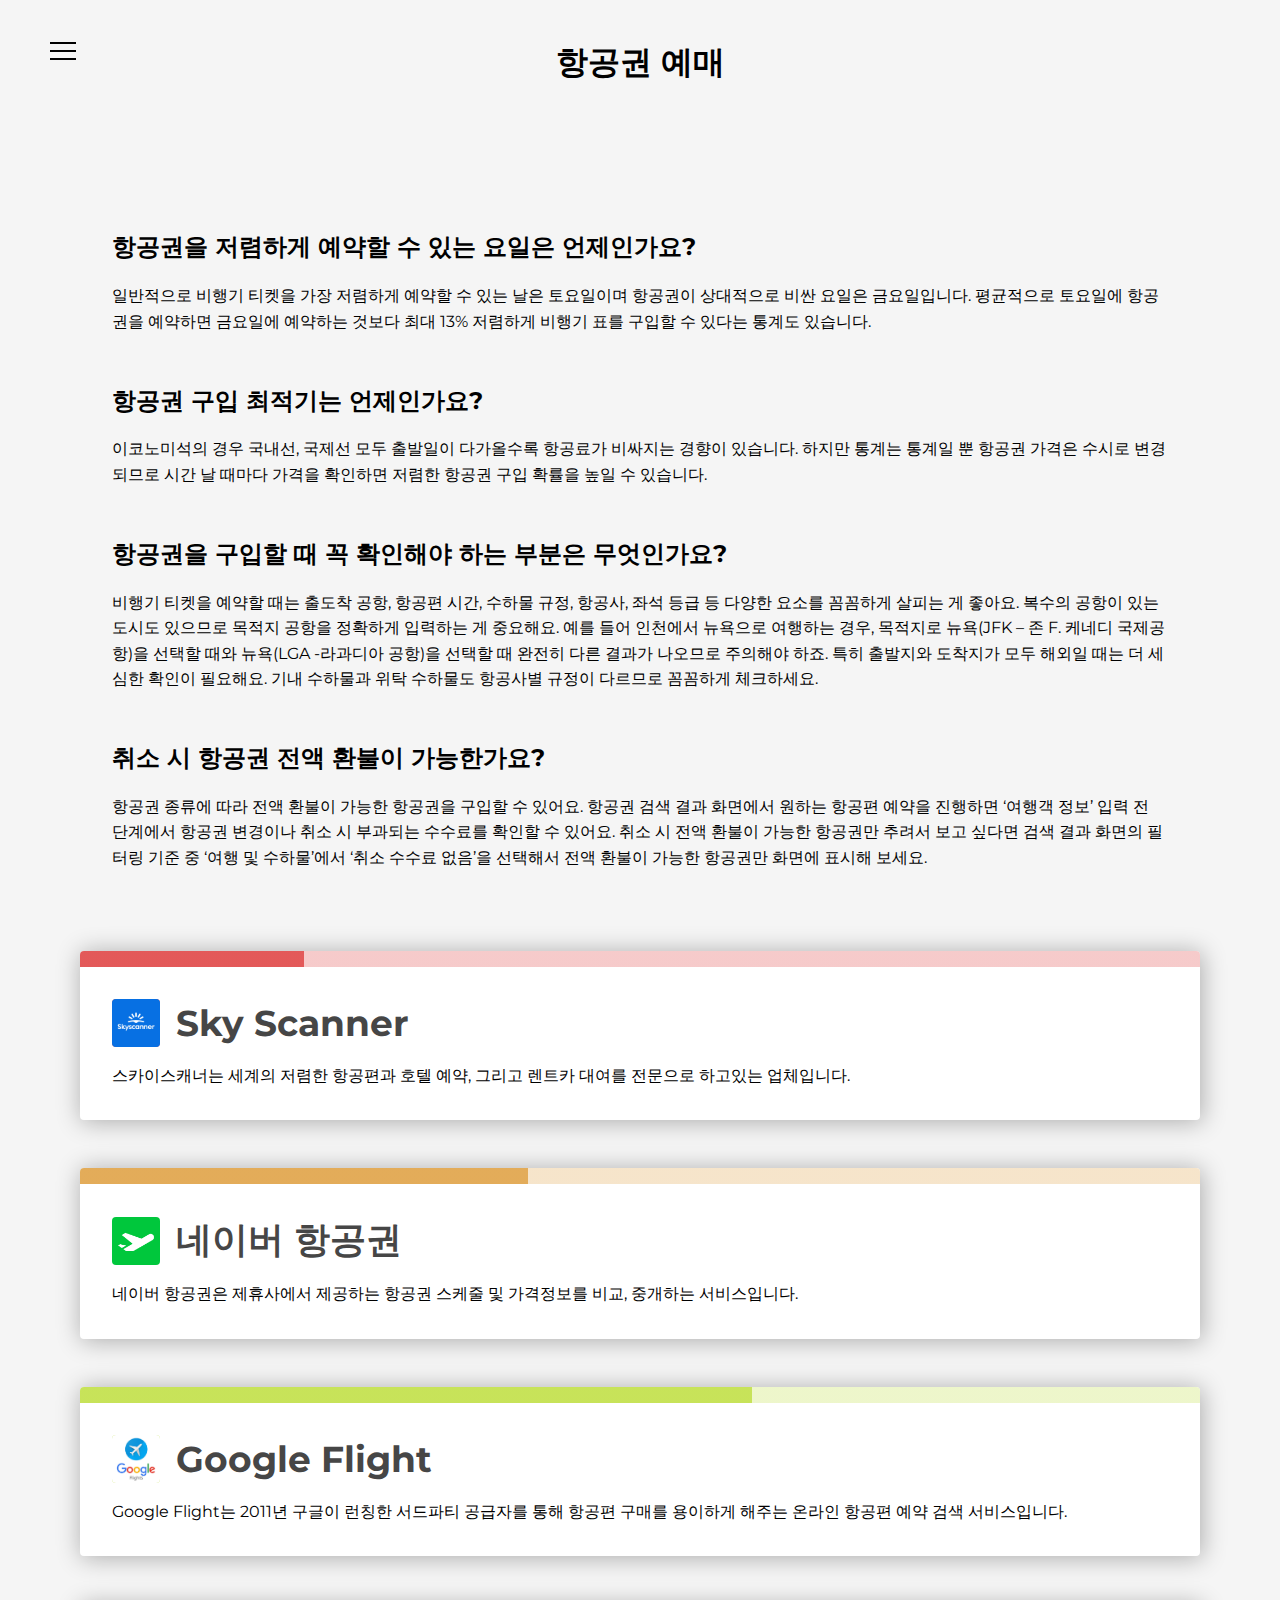
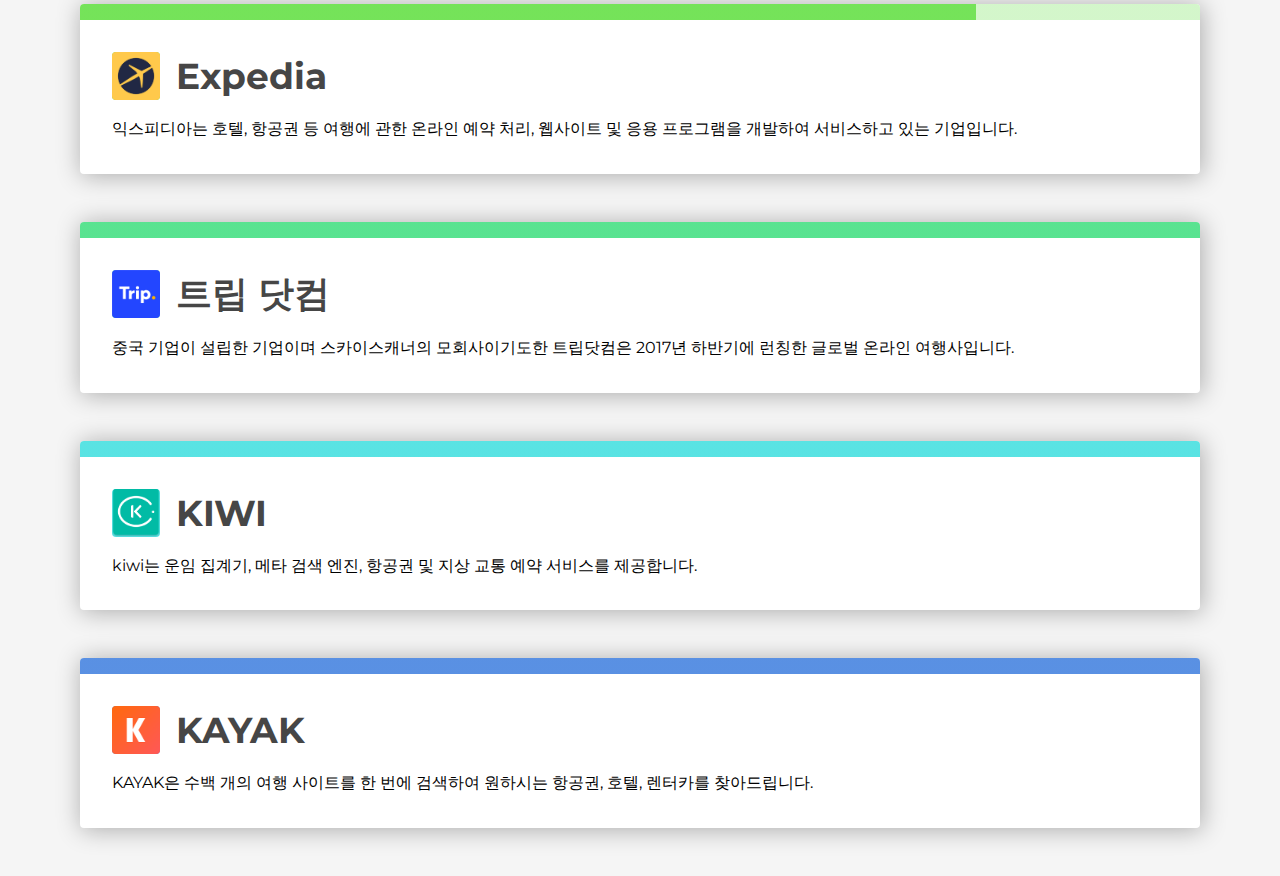
<file: flight.html>
<!DOCTYPE html>
<html lang="en" >
<head>
  <meta charset="UTF-8">
  <title>CodePen - Custom properties step progress indicator</title>
  <link rel="stylesheet" href="./assets/css/flight.css">
</head>
<body>
	<div class="menu">
		<input id="menu_toggle" type="checkbox" />
		<label class="menu_btn" for="menu_toggle">
		  <span></span>
		</label>
		<ul class="menu_box">
			<li><a class="menu_item" href="index.html">Home</a></li>
			<li><a class="menu_item" href="flight.html">Flight Book</a></li>
			<li><a class="menu_item" href="hotel.html">Hotel Book</a></li>
		</ul>
	</div>
<!-- partial:index.partial.html -->
<h1 style="text-align: center;">항공권 예매</h1>
<div class="main">
	<h2>항공권을 저렴하게 예약할 수 있는 요일은 언제인가요?</h2>
	<p>일반적으로 비행기 티켓을 가장 저렴하게 예약할 수 있는 날은 토요일이며 항공권이 상대적으로 비싼 요일은 금요일입니다. 평균적으로 토요일에 항공권을 예약하면 금요일에 예약하는 것보다 최대 13% 저렴하게 비행기 표를 구입할 수 있다는 통계도 있습니다.</p></p>
	<h2>항공권 구입 최적기는 언제인가요?</h2>
	<p>이코노미석의 경우 국내선, 국제선 모두 출발일이 다가올수록 항공료가 비싸지는 경향이 있습니다. 하지만 통계는 통계일 뿐 항공권 가격은 수시로 변경되므로 시간 날 때마다 가격을 확인하면 저렴한 항공권 구입 확률을 높일 수 있습니다.</p>
	<h2>항공권을 구입할 때 꼭 확인해야 하는 부분은 무엇인가요?</h2>
	<p>	비행기 티켓을 예약할 때는 출도착 공항, 항공편 시간, 수하물 규정, 항공사, 좌석 등급 등 다양한 요소를 꼼꼼하게 살피는 게 좋아요. 복수의 공항이 있는 도시도 있으므로 목적지 공항을 정확하게 입력하는 게 중요해요. 예를 들어 인천에서 뉴욕으로 여행하는 경우, 목적지로 뉴욕(JFK – 존 F. 케네디 국제공항)을 선택할 때와 뉴욕(LGA -라과디아 공항)을 선택할 때 완전히 다른 결과가 나오므로 주의해야 하죠. 특히 출발지와 도착지가 모두 해외일 때는 더 세심한 확인이 필요해요. 기내 수하물과 위탁 수하물도 항공사별 규정이 다르므로 꼼꼼하게 체크하세요.</p>
	<h2>취소 시 항공권 전액 환불이 가능한가요?</h2>
	<p>항공권 종류에 따라 전액 환불이 가능한 항공권을 구입할 수 있어요. 항공권 검색 결과 화면에서 원하는 항공편 예약을 진행하면 ‘여행객 정보’ 입력 전 단계에서 항공권 변경이나 취소 시 부과되는 수수료를 확인할 수 있어요. 취소 시 전액 환불이 가능한 항공권만 추려서 보고 싶다면 검색 결과 화면의 필터링 기준 중 ‘여행 및 수하물’에서 ‘취소 수수료 없음’을 선택해서 전액 환불이 가능한 항공권만 화면에 표시해 보세요.</p>
</div>
<ol style="--length: 5" role="list">
	<li class="test" style="--i: 1">
		<a href="https://www.skyscanner.co.kr">
			<div class="item">
				<div class="icon">
				  <img src="images/skyscanner.png" alt="Image">
				</div>
				<h3>Sky Scanner</h3>
			  </div>
			<p>스카이스캐너는 세계의 저렴한 항공편과 호텔 예약, 그리고 렌트카 대여를 전문으로 하고있는 업체입니다.</p>
		</a>
	</li>
	<li class="test" style="--i: 2">
		<a href="https://m-flight.naver.com">
			<div class="item">
				<div class="icon">
				  <img src="images/naver.png" alt="Image">
				</div>
				<h3>네이버 항공권</h3>
			  </div>
			<p>네이버 항공권은 제휴사에서 제공하는 항공권 스케줄 및 가격정보를 비교, 중개하는 서비스입니다.</p>
		</a>
	</li>
	<li class="test" style="--i: 3">
		<a href="https://www.google.com/travel/flights?hl=ko">
			<div class="item">
				<div class="icon">
				  <img src="images/google.jpeg" alt="Image">
				</div>
				<h3>Google Flight</h3>
			  </div>
			<p>Google Flight는 2011년 구글이 런칭한 서드파티 공급자를 통해 항공편 구매를 용이하게 해주는 온라인 항공편 예약 검색 서비스입니다.</p>
		</a>
	</li>
	<li class="test" style="--i: 4">
		<a href="https://www.expedia.co.kr/air">
			<div class="item">
				<div class="icon">
				  <img src="images/expedia.jpg" alt="Image">
				</div>
				<h3>Expedia</h3>
			  </div>
			<p>익스피디아는 호텔, 항공권 등 여행에 관한 온라인 예약 처리, 웹사이트 및 응용 프로그램을 개발하여 서비스하고 있는 기업입니다.</p>
		</a>
	</li>
	<li class="test" style="--i: 5">
		<a href="https://kr.trip.com/flights/?allianceid=14887&sid=1621821&ppcid=ckid-_adid-_akid-_adgid-&utm_source=google&utm_medium=cpc&utm_campaign=20263098854&gclsrc=aw.ds&gclid=Cj0KCQjwoeemBhCfARIsADR2QCtjzdeDYcVGBZ3TLhqkc4t0NEwRe7YXIsJ3ICOj-YZiAp50vRW81EgaAmV4EALw_wcB">
			<div class="item">
				<div class="icon">
				  <img src="images/trip.png" alt="Image">
				</div>
				<h3>트립 닷컴</h3>
			  </div>
			<p>중국 기업이 설립한 기업이며 스카이스캐너의 모회사이기도한 트립닷컴은 2017년 하반기에 런칭한 글로벌 온라인 여행사입니다.</p>
		</a>
	</li>
	<li class="test" style="--i: 6">
		<a href="https://www.kiwi.com/ko/?utm_source=google&utm_medium=cpc&mkt_form=acquisition&mkt_agency=adwordssearch&affilid=acquisition000performance000sem000generic&mkt_origin=&si=&mkwid=s-dc_pcrid_477943854956_pkw_항공권%20예매%20사이트_pmt_e_slid__&pgrid=115692651111&ptaid=kwd-368178000604&utm_campaign=11093403833&paid_traffic_source=1&gclid=Cj0KCQjwoeemBhCfARIsADR2QCu2M6Comg_Yog0QK-sSEirGD_vf5tmwCPbVhXxkNOGBNOoa4kQT5loaAn2mEALw_wcB">
			<div class="item">
				<div class="icon">
				  <img src="images/kiwi.webp" alt="Image">
				</div>
				<h3>KIWI</h3>
			  </div>
			<p>kiwi는 운임 집계기, 메타 검색 엔진, 항공권 및 지상 교통 예약 서비스를 제공합니다.</p>
		</a>
	</li>
	<li class="test" style="--i: 7">
		<a href="https://www.kayak.co.kr/flights?lang=ko&skipapp=true&gclid=Cj0KCQjwoeemBhCfARIsADR2QCsm7WpVejEWMNJjEXfqa1aDdgz-OIl0Zl_Z5FgqvGXhhEy1hkZaa5IaAqpSEALw_wcB">
			<div class="item">
				<div class="icon">
				  <img src="images/kayak.webp" alt="Image">
				</div>
				<h3>KAYAK</h3>
			  </div>
			<p>KAYAK은 수백 개의 여행 사이트를 한 번에 검색하여 원하시는 항공권, 호텔, 렌터카를 찾아드립니다.</p>
		</a>
	</li>

</ol>
<!-- partial -->
  
</body>
</html>
</file>
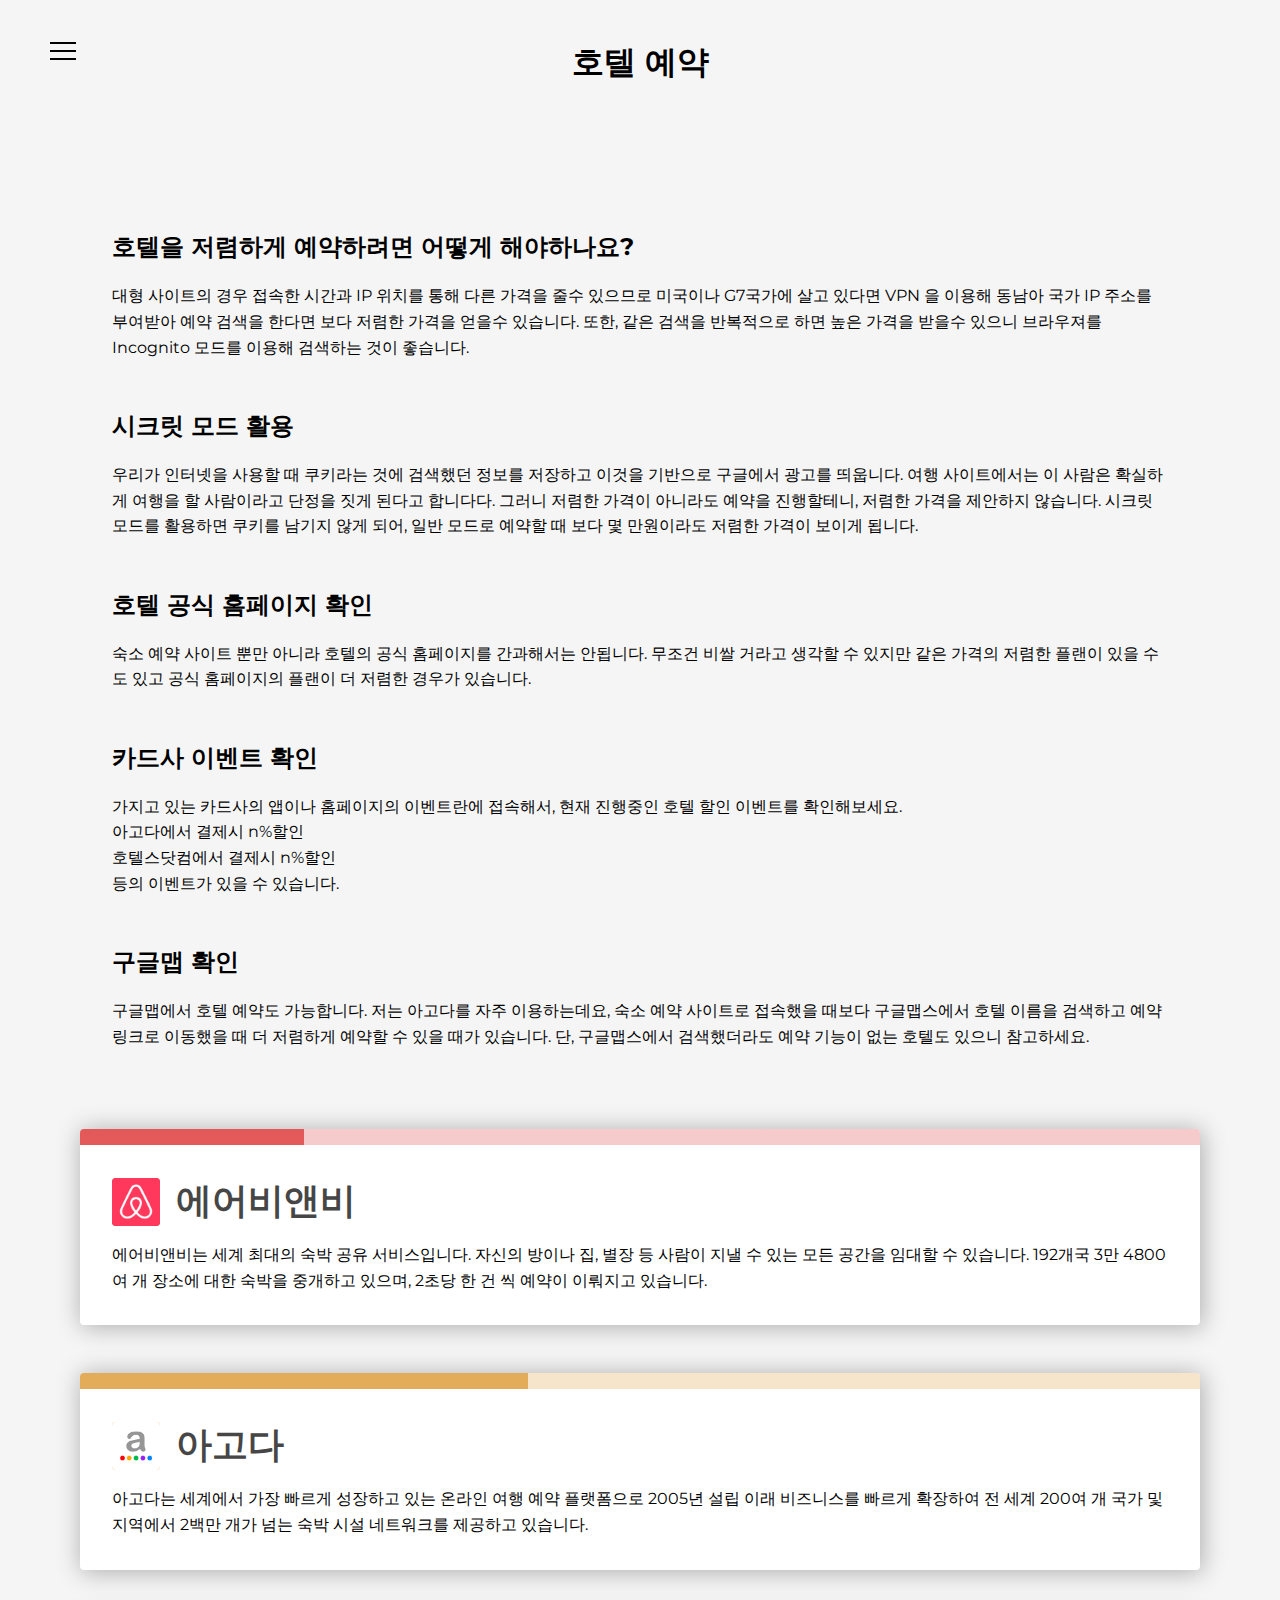
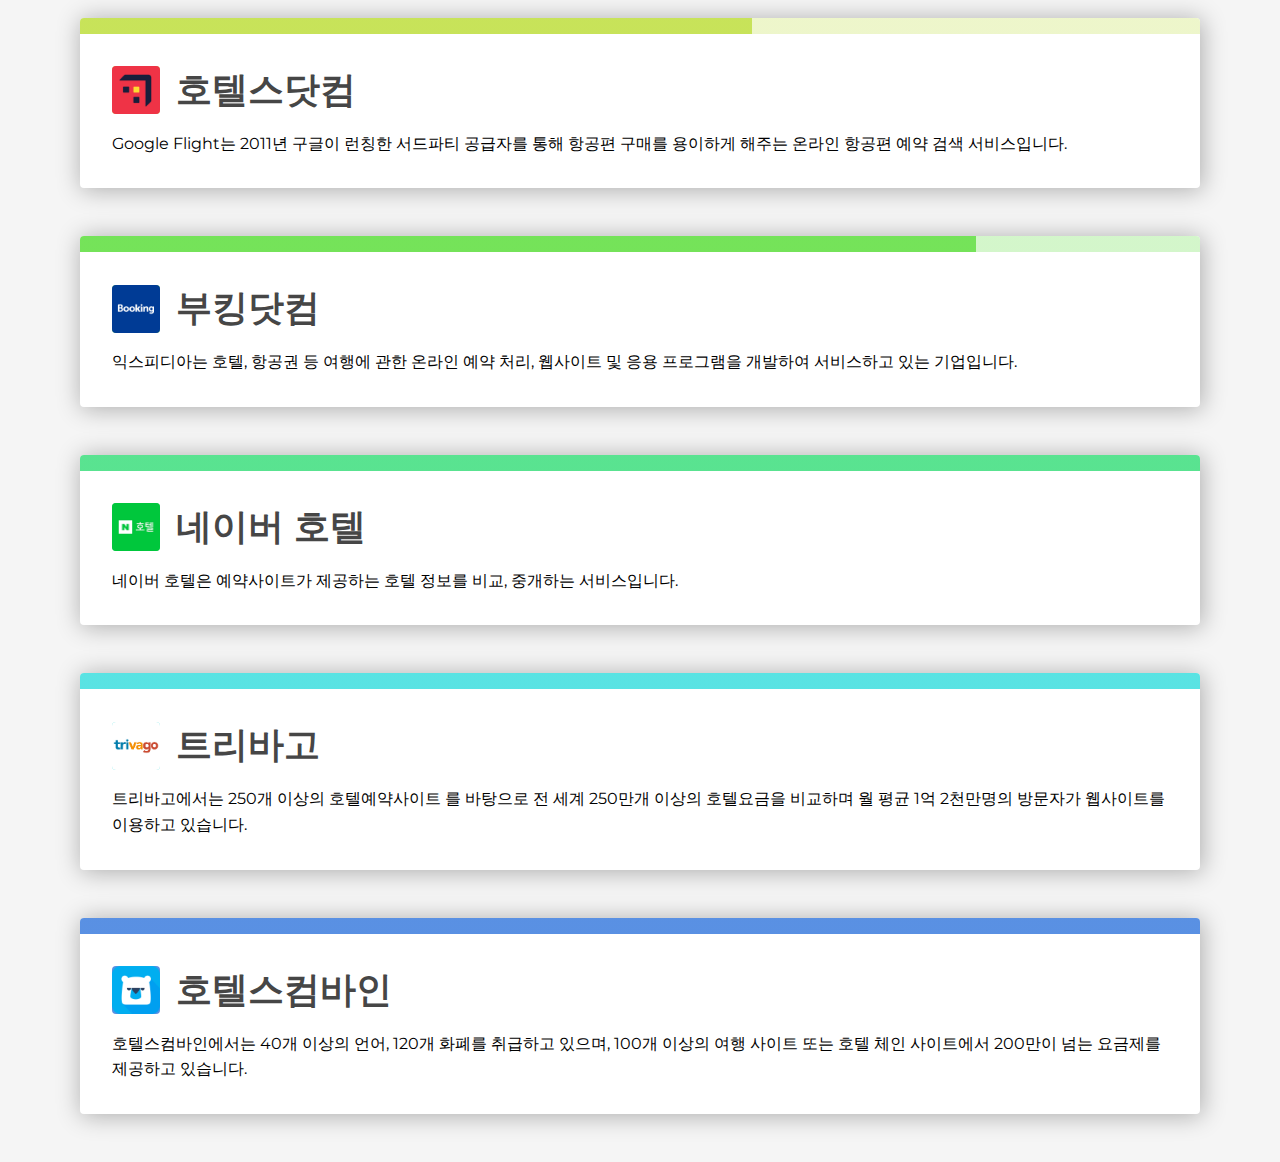
<file: hotel.html>
<!DOCTYPE html>
<html lang="en" >
<head>
  <meta charset="UTF-8">
  <title>CodePen - Custom properties step progress indicator</title>
  <link rel="stylesheet" href="./assets/css/flight.css">
</head>
<body>
	<div class="menu">
		<input id="menu_toggle" type="checkbox" />
		<label class="menu_btn" for="menu_toggle">
		  <span></span>
		</label>
		<ul class="menu_box">
			<li><a class="menu_item" href="index.html">Home</a></li>
			<li><a class="menu_item" href="flight.html">Flight Book</a></li>
			<li><a class="menu_item" href="hotel.html">Hotel Book</a></li>
		</ul>
	</div>

<h1 style="text-align: center;">호텔 예약</h1>
<div class="main">
	<h2>호텔을 저렴하게 예약하려면 어떻게 해야하나요?</h2>
	<p>대형 사이트의 경우 접속한 시간과 IP 위치를 통해 다른 가격을 줄수 있으므로 미국이나 G7국가에 살고 있다면 VPN 을 이용해 동남아 국가 IP 주소를 부여받아 예약 검색을 한다면 보다 저렴한 가격을 얻을수 있습니다. 또한, 같은 검색을 반복적으로 하면 높은 가격을 받을수 있으니 브라우져를 Incognito 모드를 이용해 검색하는 것이 좋습니다.</p></p>
	<h2>시크릿 모드 활용</h2>
	<p>우리가 인터넷을 사용할 때 쿠키라는 것에 검색했던 정보를 저장하고 이것을 기반으로 구글에서 광고를 띄웁니다. 여행 사이트에서는 이 사람은 확실하게 여행을 할 사람이라고 단정을 짓게 된다고 합니다다. 그러니 저렴한 가격이 아니라도 예약을 진행할테니, 저렴한 가격을 제안하지 않습니다. 시크릿 모드를 활용하면 쿠키를 남기지 않게 되어, 일반 모드로 예약할 때 보다 몇 만원이라도 저렴한 가격이 보이게 됩니다.</p>
	<h2>호텔 공식 홈페이지 확인</h2>
	<p>숙소 예약 사이트 뿐만 아니라 호텔의 공식 홈페이지를 간과해서는 안됩니다. 무조건 비쌀 거라고 생각할 수 있지만 같은 가격의 저렴한 플랜이 있을 수도 있고 공식 홈페이지의 플랜이 더 저렴한 경우가 있습니다.</p>
	<h2>카드사 이벤트 확인</h2>
	<p>가지고 있는 카드사의 앱이나 홈페이지의 이벤트란에 접속해서, 현재 진행중인 호텔 할인 이벤트를 확인해보세요. <br>아고다에서 결제시 n%할인<br>호텔스닷컴에서 결제시 n%할인<br>등의 이벤트가 있을 수 있습니다.</p>
	<h2>구글맵 확인</h2>
	<p>구글맵에서 호텔 예약도 가능합니다. 저는 아고다를 자주 이용하는데요, 숙소 예약 사이트로 접속했을 때보다 구글맵스에서 호텔 이름을 검색하고 예약 링크로 이동했을 때 더 저렴하게 예약할 수 있을 때가 있습니다. 단, 구글맵스에서 검색했더라도 예약 기능이 없는 호텔도 있으니 참고하세요.</p>
</div>

<ol style="--length: 5" role="list">
	<li class="test" style="--i: 1">
		<a href="https://www.airbnb.co.kr">
			<div class="item">
				<div class="icon">
				  <img src="images/airbnb.png" alt="Image">
				</div>
				<h3>에어비앤비</h3>
			  </div>
			<p>에어비앤비는 세계 최대의 숙박 공유 서비스입니다. 자신의 방이나 집, 별장 등 사람이 지낼 수 있는 모든 공간을 임대할 수 있습니다. 192개국 3만 4800여 개 장소에 대한 숙박을 중개하고 있으며, 2초당 한 건 씩 예약이 이뤄지고 있습니다.</p>
		</a>
	</li>
	<li class="test" style="--i: 2">
		<a href="https://www.agoda.com/ko-kr/?site_id=1891463&tag=45b17d1d-e0b0-fe2a-ce90-5513829d856b&device=c&network=g&adid=576932895507&rand=15188921440737464698&expid=&adpos=&aud=kwd-6927948326&gclid=CjwKCAjwxOymBhAFEiwAnodBLJ9ADamBIMa8yhVG2qXhCaai6NAGzx-rRZ6bRefwMwlCf6CoIrHn1BoCppMQAvD_BwE&pslc=1">
			<div class="item">
				<div class="icon">
				  <img src="images/agoda.jpeg" alt="Image">
				</div>
				<h3>아고다</h3>
			  </div>
			<p>아고다는 세계에서 가장 빠르게 성장하고 있는 온라인 여행 예약 플랫폼으로 2005년 설립 이래 비즈니스를 빠르게 확장하여 전 세계 200여 개 국가 및 지역에서 2백만 개가 넘는 숙박 시설 네트워크를 제공하고 있습니다.</p>
		</a>
	</li>
	<li class="test" style="--i: 3">
		<a href="https://kr.hotels.com">
			<div class="item">
				<div class="icon">
				  <img src="images/hotels.webp" alt="Image">
				</div>
				<h3>호텔스닷컴</h3>
			  </div>
			<p>Google Flight는 2011년 구글이 런칭한 서드파티 공급자를 통해 항공편 구매를 용이하게 해주는 온라인 항공편 예약 검색 서비스입니다.</p>
		</a>
	</li>
	<li class="test" style="--i: 4">
		<a href="https://www.booking.com/index.ko.html?label=gen173nr-1BCAEoggI46AdIM1gEaH2IAQGYARe4AQfIAQ3YAQHoAQGIAgGoAgO4At_-8KYGwAIB0gIkZDFmZDlkZTgtZDAxMS00NDVkLWFjYzctOWU5MDE0YTc5Yzgx2AIF4AIB&sid=018028a0c4a3944fd9bf4e4912d3ef4f&keep_landing=1&sb_price_type=total&">
			<div class="item">
				<div class="icon">
				  <img src="images/booking.png" alt="Image">
				</div>
				<h3>부킹닷컴</h3>
			  </div>
			<p>익스피디아는 호텔, 항공권 등 여행에 관한 온라인 예약 처리, 웹사이트 및 응용 프로그램을 개발하여 서비스하고 있는 기업입니다.</p>
		</a>
	</li>
	<li class="test" style="--i: 5">
		<a href="https://kr.trip.com/flights/?allianceid=14887&sid=1621821&ppcid=ckid-_adid-_akid-_adgid-&utm_source=google&utm_medium=cpc&utm_campaign=20263098854&gclsrc=aw.ds&gclid=Cj0KCQjwoeemBhCfARIsADR2QCtjzdeDYcVGBZ3TLhqkc4t0NEwRe7YXIsJ3ICOj-YZiAp50vRW81EgaAmV4EALw_wcB">
			<div class="item">
				<div class="icon">
				  <img src="images/naver_hotel.png" alt="Image">
				</div>
				<h3>네이버 호텔</h3>
			  </div>
			<p>네이버 호텔은 예약사이트가 제공하는 호텔 정보를 비교, 중개하는 서비스입니다.</p>
		</a>
	</li>
	<li class="test" style="--i: 6">
		<a href="https://www.trivago.com">
			<div class="item">
				<div class="icon">
				  <img src="images/trivago.webp" alt="Image">
				</div>
				<h3>트리바고</h3>
			  </div>
			<p>트리바고에서는 250개 이상의 호텔예약사이트 를 바탕으로 전 세계 250만개 이상의 호텔요금을 비교하며 월 평균 1억 2천만명의 방문자가 웹사이트를 이용하고 있습니다.</p>
		</a>
	</li>
	<li class="test" style="--i: 7">
		<a href="https://www.hotelscombined.co.kr">
			<div class="item">
				<div class="icon">
				  <img src="images/hotelscombined.png" alt="Image">
				</div>
				<h3>호텔스컴바인</h3>
			  </div>
			<p>호텔스컴바인에서는 40개 이상의 언어, 120개 화폐를 취급하고 있으며, 100개 이상의 여행 사이트 또는 호텔 체인 사이트에서 200만이 넘는 요금제를 제공하고 있습니다.</p>
		</a>
	</li>

</ol>
<!-- partial -->
  
</body>
</html>
</file>
<file: assets/css/flight.css>
@import url("https://fonts.googleapis.com/css?family=Montserrat:400,700");

* {
	box-sizing: border-box;
}

body {
	--h: 212deg;
	--l: 43%;
	--brandColor: hsl(var(--h), 71%, var(--l));
	font-family: Montserrat, sans-serif;
	margin: 0;
	background-color: whitesmoke;
}

p {
	margin: 0;
	line-height: 1.6;
}

ol {
	list-style: none;
	counter-reset: list;
	padding: 0 1rem;
}

.main {
	max-width: 70rem;
}

.main h2 {
	margin-top: 50px;
}

.test {
	--stop: calc(100% / var(--length) * var(--i));
	--l: 62%;
	--l2: 88%;
	--h: calc((var(--i) - 1) * (180 / var(--length)));
	--c1: hsl(var(--h), 71%, var(--l));
	--c2: hsl(var(--h), 71%, var(--l2));
	
	position: relative;
	counter-increment: list;
	max-width: 70rem;
	margin: 2rem auto;
	padding: 2rem 1rem 1rem;
	box-shadow: 0.1rem 0.1rem 1.5rem rgba(0, 0, 0, 0.3);
	border-radius: 0.25rem;
	overflow: hidden;
	background-color: white;
}

.test a {
    text-decoration: none; /* 밑줄 없애기 */
}

.test p {
	color: black;
}

.test::before {
	content: '';
	display: block;
	width: 100%;
	height: 1rem;
	position: absolute;
	top: 0;
	left: 0;
	background: linear-gradient(to right, var(--c1) var(--stop), var(--c2) var(--stop));
}

h3 {
	display: flex;
	align-items: baseline;
	margin: 0 0 0rem;
	color: rgb(70 70 70);
}


.item {
	display: flex;
	align-items: center; /* Align items vertically */
	margin-bottom: 1rem;
  }
  
  .icon {
	width: 3rem;
	height: 3rem;
	margin-right: 1rem;
	border-radius: 0.25rem;
	overflow: hidden;
	background-color: var(--c1);
  }
  
  .icon img {
	display: block;
	width: 100%;
	height: 100%;
	object-fit: cover;
  }

  .menu a {
	text-align: center;
	color: rgba(255, 255, 255, 0.75);
	text-decoration: none;
	border-bottom: 1px dotted;
}

.menu a:hover {
	color: #FFF;
	border: none;
}

#menu_toggle {
	opacity: 0;
  }
  #menu_toggle:checked + .menu_btn > span {
	transform: rotate(45deg);
  }
  #menu_toggle:checked + .menu_btn > span::before {
	top: 0;
	transform: rotate(0deg);
  }
  #menu_toggle:checked + .menu_btn > span::after {
	top: 0;
	transform: rotate(90deg);
  }
  #menu_toggle:checked ~ .menu_box {
	left: 0 !important;
  }
  .menu_btn {
	position: fixed;
	top: 50px;
	left: 50px;
	width: 26px;
	height: 26px;
	cursor: pointer;
	z-index: 1;
  }
  .menu_btn > span,
  .menu_btn > span::before,
  .menu_btn > span::after {
	display: block;
	position: absolute;
	width: 100%;
	height: 2px;
	background-color: #000000;
	transition-duration: .5s;
  }
  .menu_btn > span::before {
	content: '';
	top: -8px;
  }
  .menu_btn > span::after {
	content: '';
	top: 8px;
  }
  .menu_box {
	display: block;
	position: fixed;
	top: 0;
	left: -100%;
	width: 300px;
	height: 100%;
	margin: 0;
	padding: 80px 0;
	list-style: none;
	background-color: #585858;
	box-shadow: 2px 2px 6px rgba(0, 0, 0, .4);
	transition-duration: .25s;
  }
  .menu_item {
	display: block;
	padding: 12px 24px;
	color: #ffffff;
	font-family: 'Roboto', sans-serif;
	font-size: 20px;
	font-weight: 600;
	text-decoration: none;
	transition-duration: .25s;
  }
  .menu_item:hover {
	background-color: #CFD8DC;
  }
  
  

@media (min-width: 40em) {
	.test, .main {
		margin: 3rem auto;
		padding: 3rem 2rem 2rem;
	}
	
	h3 {
		font-size: 2.25rem;
		margin: 0 0 0rem;
	}
	
	h3::before {
		margin-right: 1.5rem;
	}
}
</file>
